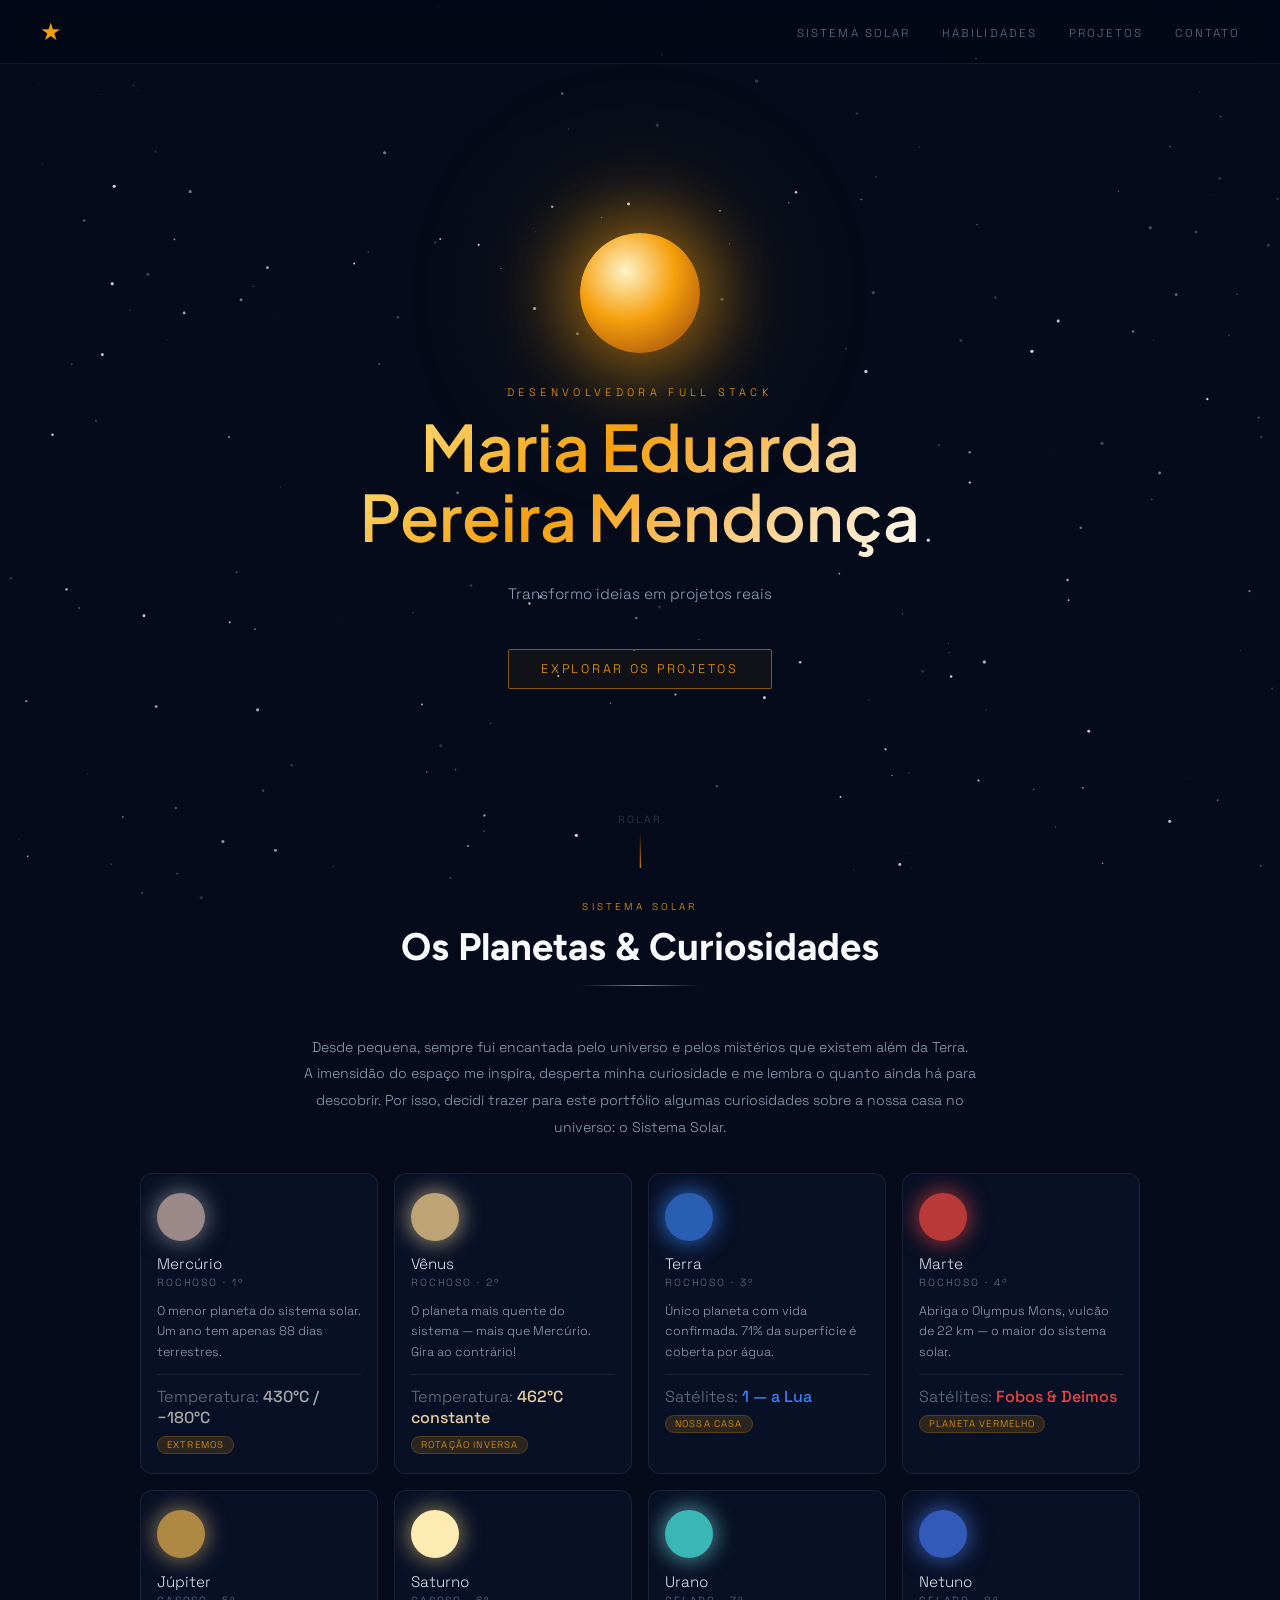
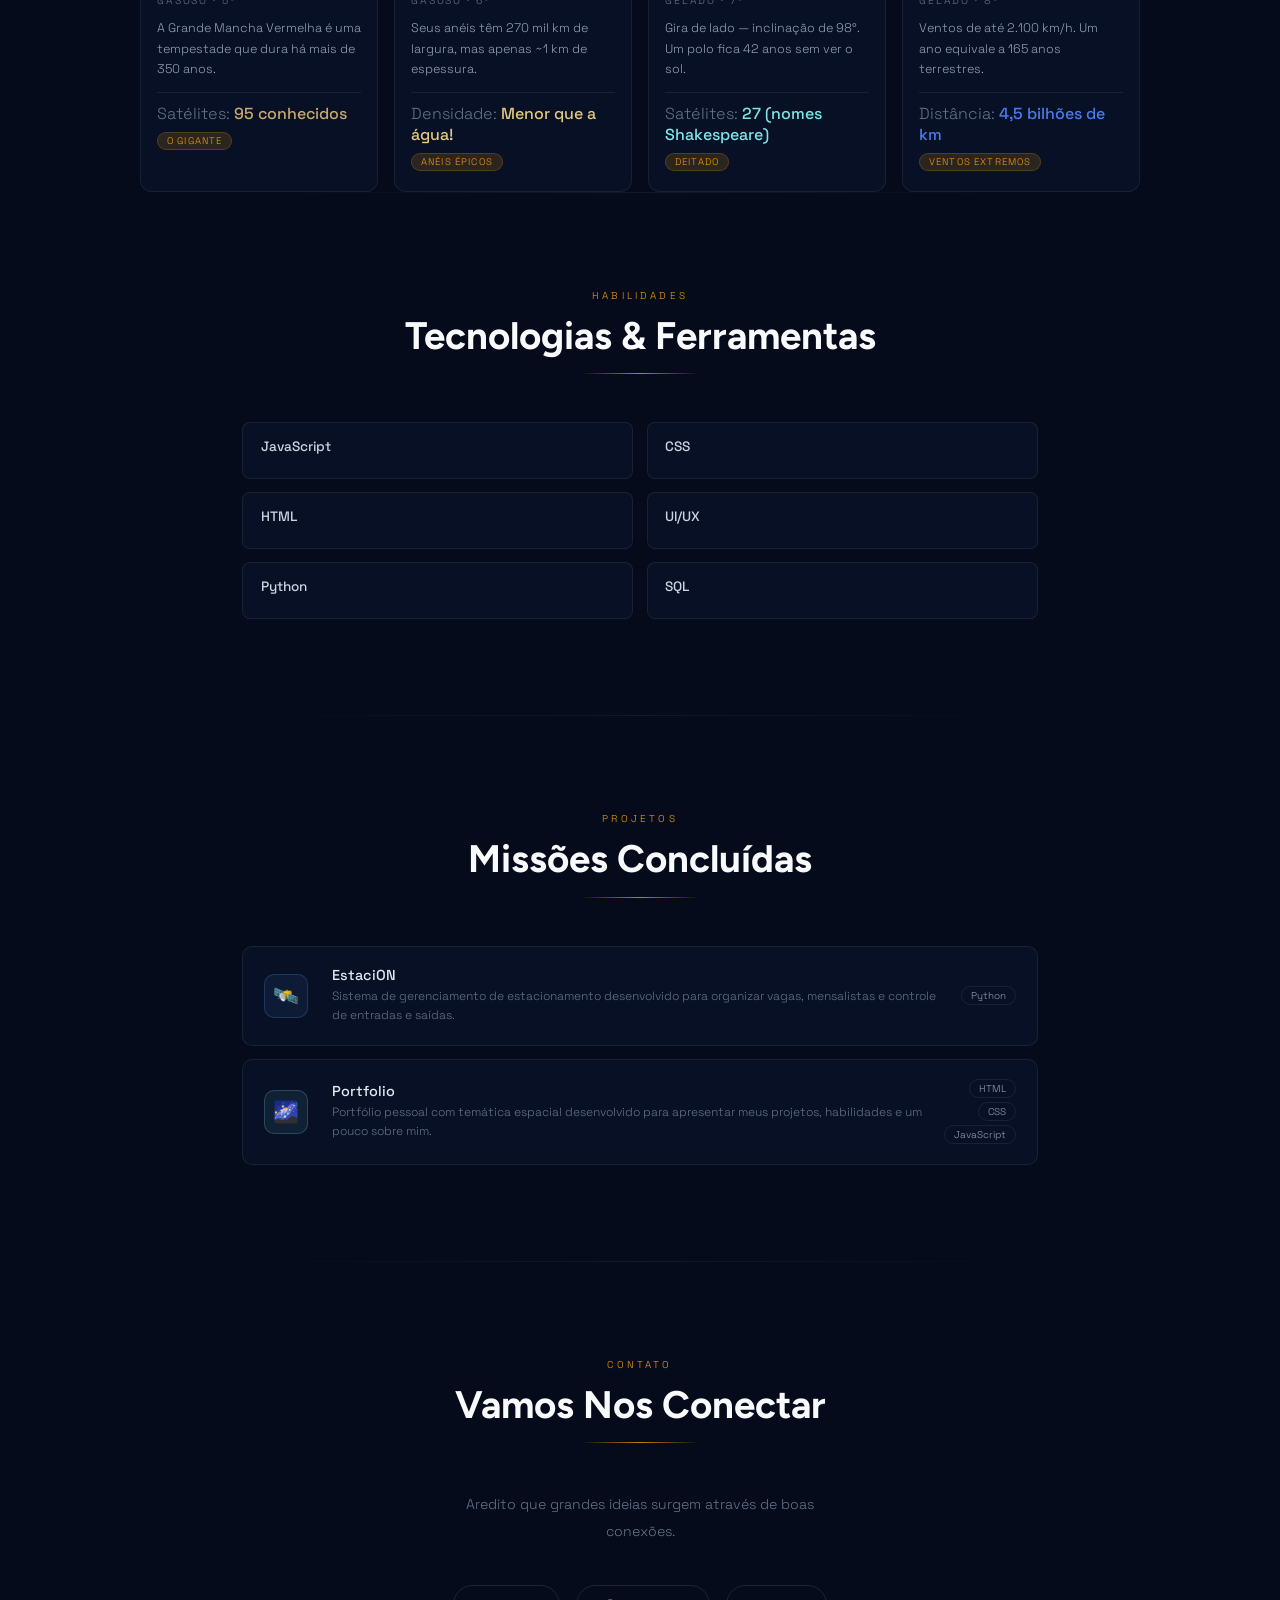
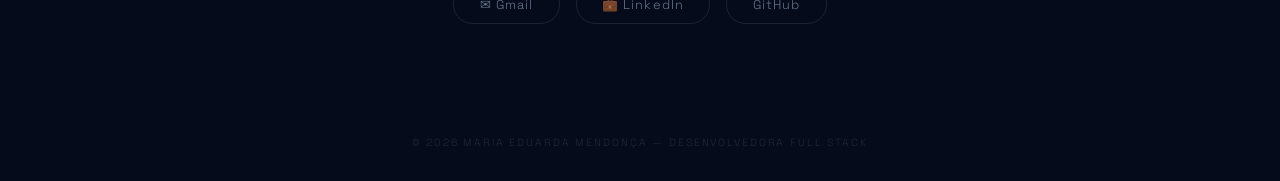
<file: index.html>
<!DOCTYPE html>
<html lang="pt-BR">
<head>
  <meta charset="UTF-8">
  <meta name="viewport" content="width=device-width, initial-scale=1.0">
  <title>Portfólio ★ Maria Duda </title>
  <link href="https://fonts.googleapis.com/css2?family=Plus+Jakarta+Sans:wght@700&family=Figtree:ital,wght@0,300;1,300&family=Space+Grotesk:wght@300;400&display=swap" rel="stylesheet" rel="stylesheet" rel="stylesheet">
  <link rel="stylesheet" href="style/style.css">
</head>
<body>

<canvas id="canvas-stars"></canvas>

<nav>
  <div class="nav-logo">★</div>
  <ul class="nav-links">
    <li><a href="#solar">Sistema Solar</a></li>
    <li><a href="#skills">Habilidades</a></li>
    <li><a href="#projects">Projetos</a></li>
    <li><a href="#contact">Contato</a></li>
  </ul>
</nav>

<!-- Hero -->
<section id="hero">
  <div class="sun"></div>
  <p class="hero-label">Desenvolvedora Full Stack</p>
  <h1 class="hero-title">Maria Eduarda<br>Pereira Mendonça</h1>
  <p class="hero-bio">Transformo ideias em projetos reais</p>
  <a href="#projects" class="btn">Explorar os projetos</a>
  <div class="scroll-arrow">rolar</div>
</section>

<!-- Sistema solar-->
<section id="solar">
  <div class="section-head">
    <p class="section-tag">Sistema Solar</p>
    <h2 class="section-title">Os Planetas & Curiosidades</h2>
    <div class="section-line"></div>
  </div>
  <p class="section-desc"> 
    Desde pequena, sempre fui encantada pelo universo e pelos mistérios que existem além da Terra. <br>
    A imensidão do espaço me inspira, desperta minha curiosidade e me lembra o quanto ainda há para descobrir. 
    Por isso, decidi trazer para este portfólio algumas curiosidades sobre a nossa casa no universo: o Sistema Solar.
  </p>
  <div class="planets-grid" id="planets-grid"></div>
</section>

<div class="div-line"></div>

<!-- Habilidades -->
<section id="skills">
  <div class="section-head">
    <p class="section-tag">Habilidades</p>
    <h2 class="section-title">Tecnologias & Ferramentas</h2>
    <div class="section-line"></div>
  </div>
  <div class="skills-grid">
    <div class="skill-row"><div class="skill-top"><span class="skill-name">JavaScript</span><span class="skill-pct"></span></div><div class="bar-bg"><div class="bar-fill" style="width:92%;animation-delay:.1s"></div></div></div>
    <div class="skill-row"><div class="skill-top"><span class="skill-name">CSS</span><span class="skill-pct"></span></div><div class="bar-bg"><div class="bar-fill" style="width:88%;animation-delay:.2s"></div></div></div>
    <div class="skill-row"><div class="skill-top"><span class="skill-name">HTML</span><span class="skill-pct"></span></div><div class="bar-bg"><div class="bar-fill" style="width:80%;animation-delay:.3s"></div></div></div>
    <div class="skill-row"><div class="skill-top"><span class="skill-name">UI/UX</span><span class="skill-pct"></span></div><div class="bar-bg"><div class="bar-fill" style="width:85%;animation-delay:.4s"></div></div></div>
    <div class="skill-row"><div class="skill-top"><span class="skill-name">Python</span><span class="skill-pct"></span></div><div class="bar-bg"><div class="bar-fill" style="width:70%;animation-delay:.5s"></div></div></div>
    <div class="skill-row"><div class="skill-top"><span class="skill-name">SQL</span><span class="skill-pct"></span></div><div class="bar-bg"><div class="bar-fill" style="width:75%;animation-delay:.6s"></div></div></div>
  </div>
</section>

<div class="div-line"></div>

<!-- Projetos -->
<section id="projects">
  <div class="section-head">
    <p class="section-tag">Projetos</p>
    <h2 class="section-title">Missões Concluídas</h2>
    <div class="section-line"></div>
  </div>
  <div class="proj-list">

  <a href="https://github.com/GabrielKrull/EstaciON" target="_blank" class="proj-card">
    <div class="proj-icon" style="--pi:rgba(96,165,250,.08);--pib:rgba(96,165,250,.2)">🛰️</div>

    <div>
      <div class="proj-title">EstaciON</div>
      <div class="proj-desc">
        Sistema de gerenciamento de estacionamento desenvolvido para organizar vagas,
        mensalistas e controle de entradas e saídas.
      </div>
    </div>

    <div class="proj-tags">
      <span class="tag">Python</span>
    </div>
  </a>

  <a href="https://github.com/MariaDuda-dev/Portfolio" target="_blank" class="proj-card">
    <div class="proj-icon" style="--pi:rgba(125,232,232,.08);--pib:rgba(125,232,232,.2)">🌌</div>

    <div>
      <div class="proj-title">Portfolio</div>
      <div class="proj-desc">
        Portfólio pessoal com temática espacial desenvolvido para apresentar meus projetos,
        habilidades e um pouco sobre mim.
      </div>
    </div>

    <div class="proj-tags">
      <span class="tag">HTML</span>
      <span class="tag">CSS</span>
      <span class="tag">JavaScript</span>
    </div>
  </a>

 </div>
</section>

<div class="div-line"></div>

<!-- Contato -->
<section id="contact">
  <div class="section-head">
    <p class="section-tag">Contato</p>
    <h2 class="section-title">Vamos Nos Conectar</h2>
    <div class="section-line"></div>
  </div>

  <p class="contact-desc">
    Aredito que grandes ideias
    surgem através de boas conexões. 
  </p>

  <div class="contact-btns">

    <a href="https://mail.google.com/mail/?view=cm&fs=1&to=mariaeduarda382749@gmail.com"
     target="_blank"
     class="c-btn">
     ✉ Gmail
    </a>

    <a href="https://www.linkedin.com/in/maria-eduarda-mendon%C3%A7a-a275b6407/"
       target="_blank"
       class="c-btn">
      💼 LinkedIn
    </a>

    <a href="https://github.com/MariaDuda-dev"
       target="_blank"
       class="c-btn">
       GitHub
    </a>

  </div>
</section>

<footer> © 2026 Maria Eduarda Mendonça — Desenvolvedora Full Stack</footer>


<script src="scripts/script.js"></script>
</body>
</html>
</file>
<file: style/style.css>
*, *::before, *::after { margin: 0; padding: 0; box-sizing: border-box; }

 /* CORES E FONTES DO SISTEMA  */
:root {
  --gold: #f59e0b;
  --gold-dim: rgba(245,158,11,0.15);
  --blue: #60a5fa;
  --text: #e2e8f0;
  --muted: #64748b;
  --bg: #050b1a;
  --card: rgba(10,18,40,0.85);
  --border: rgba(255,255,255,0.07);
  --font-titulo: 'Plus Jakarta Sans', sans-serif;
  --font-subtitulo: 'Figtree', sans-serif;
  --font-corpo: 'Space Grotesk', sans-serif;
}

/* ROLAMENTO SUAVE DA BARRA DE NAVEGAÇÃO ATÉ A SEÇÃO */
html { scroll-behavior: smooth; }

body {
  background: var(--bg);
  color: var(--text);
  font-family: var(--font-corpo);
  font-weight: 300;
  overflow-x: hidden;
}

/* CANVAS DAS ESTRELAS DO BACKGROUND  */
#canvas-stars {
  position: fixed;
  inset: 0;
  z-index: 0;
  pointer-events: none;
}

/* BARRA DE NAVEGAÇÃO */
nav {
  position: fixed;
  top: 0; left: 0; right: 0;
  z-index: 100;
  display: flex;
  justify-content: space-between;
  align-items: center;
  padding: 1rem 2.5rem;
  background: rgba(2,8,23,0.6);
  backdrop-filter: blur(12px);
  border-bottom: 1px solid var(--border);
}

/* Logo que aparece na barra de navegação */
.nav-logo {
  font-size: 1.5rem;
  letter-spacing: 0.25em;
  color: var(--gold);
}

/* links da barra de navegação */
.nav-links { display: flex; gap: 2rem; list-style: none; }
.nav-links a {
  font-size: 0.72rem;
  letter-spacing: 0.18em;
  text-transform: uppercase;
  color: var(--muted);
  text-decoration: none;
  transition: color .2s;
}
.nav-links a:hover { color: var(--gold); }

/* SEÇÕES */
section { position: relative; z-index: 1; }

/* Estilização dos títulos das seções  */
.section-head{  
  text-align:center;
  margin-bottom:3rem;
}

.section-tag{
  font-size:.62rem;
  letter-spacing:.32em;
  text-transform:uppercase;
  color:var(--gold);
  margin-bottom:.7rem;
}

.section-title{
  font-family: var(--font-subtitulo);
  font-size:clamp(1.5rem,3.2vw,2.4rem);
  font-weight:700;
  color:#f8fafc;
  margin-bottom:.9rem;
}

.section-line{
  width:120px;
  height:1px;
  margin:0 auto;
  background:linear-gradient(
    to right,
    transparent,
    rgba(245,158,11,.8),
    transparent
  );
}


/* Hero */
#hero {
  min-height: 100vh;
  display: flex;
  flex-direction: column;
  align-items: center;
  justify-content: center;
  text-align: center;
  padding: 6rem 2rem 4rem;
}

.sun {
  width: 120px; height: 120px;
  border-radius: 50%;
  background: radial-gradient(circle at 38% 32%, #fef3c7, #f59e0b 45%, #92400e);
  box-shadow: 0 0 60px 20px rgba(245,158,11,.45), 0 0 140px 50px rgba(245,158,11,.15);
  margin-bottom: 2rem;
  animation: sun-pulse 4s ease-in-out infinite;
}

@keyframes sun-pulse {
  0%,100% { box-shadow: 0 0 60px 20px rgba(245,158,11,.45), 0 0 140px 50px rgba(245,158,11,.15); }
  50%      { box-shadow: 0 0 80px 30px rgba(245,158,11,.65), 0 0 180px 70px rgba(245,158,11,.25); }
}

.hero-label {
  font-size: 0.68rem;
  letter-spacing: 0.4em;
  text-transform: uppercase;
  color: var(--gold);
  margin-bottom: .75rem;
}

.hero-title {
  font-family: var(--font-titulo);
  font-size: clamp(2.4rem, 5vw, 4rem);
  font-weight: 600;
  line-height: 1.1;
  background: linear-gradient(135deg, #fde68a, #f59e0b 40%, #fff);
  -webkit-background-clip: text;
  -webkit-text-fill-color: transparent;
  background-clip: text;
  margin-bottom: .75rem;
  padding-bottom: 1rem;
}

.hero-bio {
  max-width: 460px;
  font-size: .95rem;
  color: #94a3b8;
  line-height: 1.9;
  margin-bottom: 2.5rem;
}

.btn {
  display: inline-block;
  padding: .7rem 2rem;
  border: 1px solid rgba(245,158,11,.5);
  color: var(--gold);
  font-family: var(--font-corpo);
  font-size: .78rem;
  letter-spacing: .22em;
  text-transform: uppercase;
  text-decoration: none;
  background: rgba(245,158,11,.05);
  border-radius: 2px;
  cursor: pointer;
  transition: all .3s;
  margin-bottom: 10px;
  
}
.btn:hover { background: rgba(245,158,11,.15); box-shadow: 0 0 20px rgba(245,158,11,.2); }

.scroll-arrow {


  position: absolute;
  bottom: 2rem;
  left: 50%;
  transform: translateX(-50%);
  display: flex;
  flex-direction: column;
  align-items: center;
  gap: 6px;
  color: #334155;
  font-size: .65rem;
  letter-spacing: .2em;
  text-transform: uppercase;
  animation: float 2.2s ease-in-out infinite;
}
.scroll-arrow::after {
  content: '';
  width: 1px; height: 36px;
  background: linear-gradient(to bottom, transparent, var(--gold));
}
@keyframes float { 0%,100%{transform:translateX(-50%) translateY(0)} 50%{transform:translateX(-50%) translateY(8px)} }



/* Cards dos praneta */
.planets-grid {
  display: grid;
  grid-template-columns: repeat(auto-fill, minmax(200px, 1fr));
  gap: 1rem;
  max-width: 1000px;
  margin: 0 auto;
}

.p-card {
  background: var(--card);
  border: 1px solid var(--border);
  border-radius: 12px;
  padding: 1.2rem 1rem;
  cursor: pointer;
  transition: transform .25s, border-color .25s, box-shadow .25s;
  position: relative;
  overflow: hidden;
}
.p-card::after {
  content: '';
  position: absolute;
  top: 0; left: 0; right: 0;
  height: 2px;
  background: var(--pc, var(--gold));
  transform: scaleX(0);
  transition: transform .3s;
  transform-origin: left;
}
.p-card:hover { transform: translateY(-4px); border-color: rgba(255,255,255,.15); box-shadow: 0 12px 40px rgba(0,0,0,.4); }
.p-card:hover::after { transform: scaleX(1); }

.p-ball {
  width: 48px; height: 48px;
  border-radius: 50%;
  margin-bottom: .85rem;
  background: var(--pb);
  box-shadow: 0 0 20px 4px var(--pg);
  flex-shrink: 0;
}

.p-name {
  font-family: var(--font-corpo);
  font-size: .95rem;
  margin-bottom: .2rem;
}

.p-type {
  font-size: .65rem;
  letter-spacing: .18em;
  text-transform: uppercase;
  color: var(--muted);
  margin-bottom: .7rem;
}

.p-fact {
  font-size: .78rem;
  color: #94a3b8;
  line-height: 1.65;
  margin-bottom: .75rem;
}

.p-stat {
  font-size: .7xl;
  color: var(--muted);
  border-top: 1px solid var(--border);
  padding-top: .65rem;
}
.p-stat b { color: var(--pc, var(--gold)); font-weight: 500; }

.p-badge {
  display: inline-block;
  margin-top: .5rem;
  font-size: .6rem;
  padding: 2px 9px;
  border-radius: 20px;
  background: var(--gold-dim);
  border: 1px solid rgba(245,158,11,.2);
  color: var(--gold);
  letter-spacing: .12em;
  text-transform: uppercase;
}

/* Habilidades */
#skills {
  padding: 6rem 2rem;
  max-width: 860px;
  margin: 0 auto;
}

.section-desc{
  max-width: 700px;
  margin: 0 auto;
  margin-bottom: 2rem;
  text-align: center;
  color: #94a3b8;
  font-size: .88rem;
  line-height: 1.9;
}

.skills-grid {
  display: grid;
  grid-template-columns: 1fr 1fr;
  gap: .85rem;
}

.skill-row {
  background: var(--card);
  border: 1px solid var(--border);
  border-radius: 8px;
  padding: .9rem 1.1rem;
}

.skill-top { display: flex; justify-content: space-between; margin-bottom: .55rem; }
.skill-name { font-size: .85rem; color: #cbd5e1; font-weight: 500; }
.skill-pct { font-size: .78rem; color: var(--gold); }

/* Projetos */
#projects {
  padding: 6rem 2rem;
  max-width: 860px;
  margin: 0 auto;
}

.proj-list { display: flex; flex-direction: column; gap: .85rem; }

.proj-card {
  display: grid;
  grid-template-columns: 52px 1fr auto;
  align-items: center;
  gap: 1rem;
  padding: 1.2rem 1.3rem;
  background: var(--card);
  border: 1px solid var(--border);
  border-radius: 10px;
  transition: border-color .25s, transform .25s;
  cursor: default;
}
.proj-card:hover { border-color: rgba(96,165,250,.3); transform: translateX(4px); }

.proj-icon {
  width: 44px; height: 44px;
  border-radius: 10px;
  display: flex; align-items: center; justify-content: center;
  font-size: 1.3rem;
  background: var(--pi, rgba(96,165,250,.08));
  border: 1px solid var(--pib, rgba(96,165,250,.18));
}

.proj-title { font-size: .9rem; font-weight: 500; margin-bottom: .2rem; }
.proj-desc { font-size: .75rem; color: var(--muted); line-height: 1.6; }

.proj-tags { display: flex; flex-direction: column; gap: 4px; align-items: flex-end; }
.tag {
  font-size: .62rem;
  padding: 2px 9px;
  border-radius: 20px;
  border: 1px solid var(--border);
  color: #94a3b8;
  white-space: nowrap;
}

.proj-card{
  text-decoration: none;
  color: inherit;
}

/* Contato */
#contact {
  padding: 6rem 2rem 5rem;
  text-align: center;
}

.contact-desc { color: var(--muted); font-size: .88rem; max-width: 360px; margin: 0 auto 2.5rem; line-height: 1.9; }

.contact-btns { display: flex; justify-content: center; gap: 1rem; flex-wrap: wrap; }
.c-btn {
  display: flex; align-items: center; gap: 8px;
  padding: .65rem 1.6rem;
  border: 1px solid rgba(255,255,255,.1);
  border-radius: 40px;
  color: var(--muted);
  font-size: .8rem;
  letter-spacing: .08em;
  cursor: pointer;
  background: transparent;
  font-family: var(--font-corpo);
  transition: all .3s;
  text-decoration: none;
}
.c-btn:hover { border-color: rgba(245,158,11,.4); color: var(--gold); background: rgba(245,158,11,.05); }

/* Linha de divisão */
.div-line {
  width: 100%;
  height: 1px;
  background: linear-gradient(to right, transparent, rgba(255,255,255,.06), transparent);
  max-width: 860px;
  margin: 0 auto;
  position: relative; z-index: 1;
}

/* Footer */
footer {
  text-align: center;
  padding: 2rem;
  color: #1e293b;
  font-size: .65rem;
  letter-spacing: .18em;
  text-transform: uppercase;
  position: relative; z-index: 1;
}


@media (max-width: 600px) {
  .skills-grid { grid-template-columns: 1fr; }
  nav { padding: 1rem 1.2rem; }
  .nav-links { gap: 1rem; }
  #canvas-solar { width: 100% !important; height: auto !important; }
}
</file>
